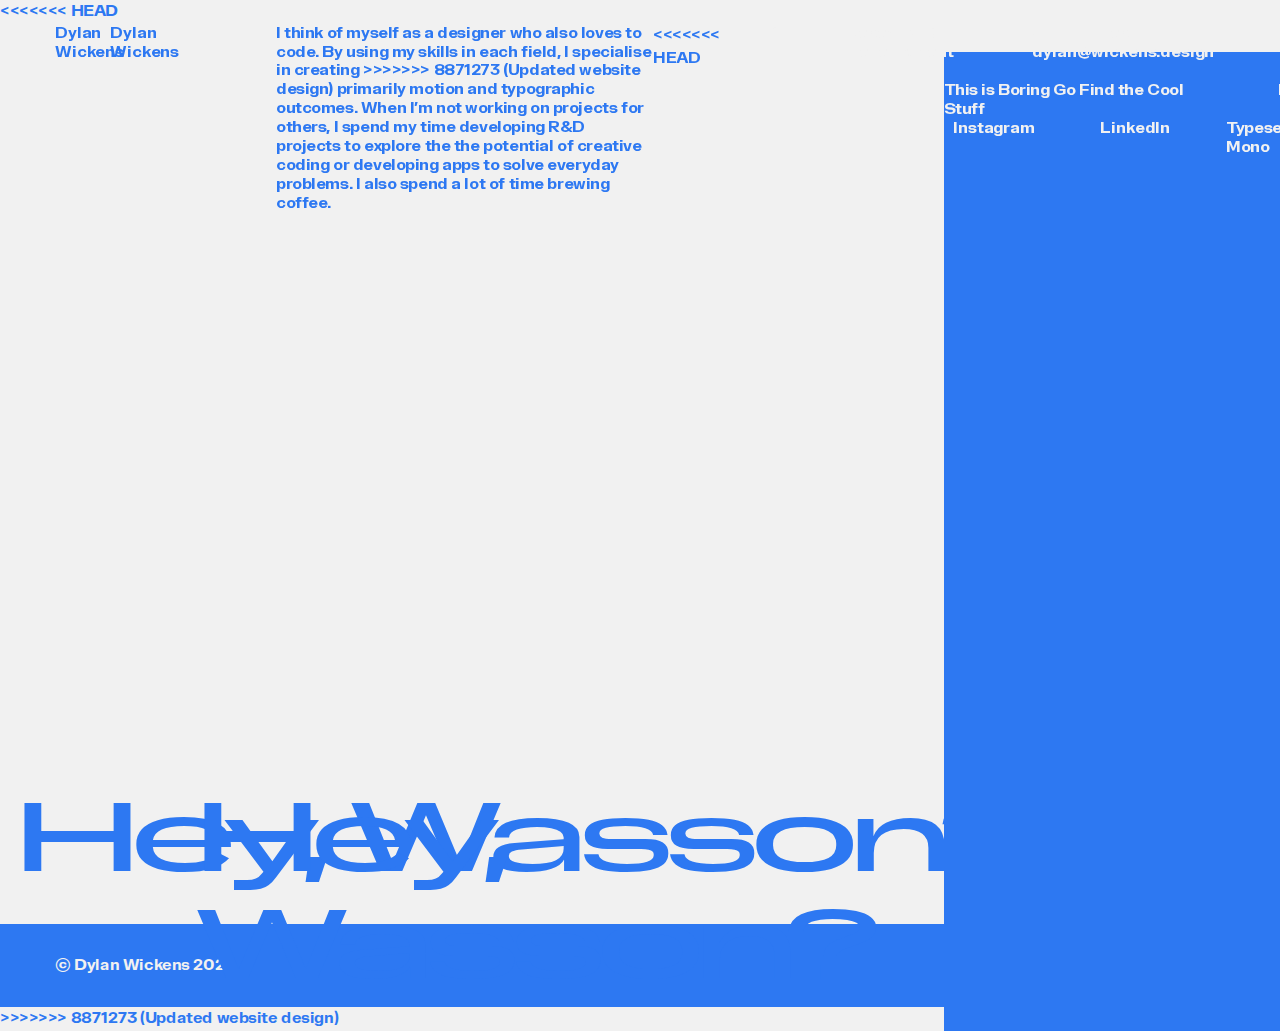
<file: index.html>
<!DOCTYPE html>
<html lang="en">
<head>
  <meta charset="UTF-8">
  <meta name="viewport" content="width=device-width, initial-scale=1.0">
  <meta http-equiv="X-UA-Compatible" content="ie=edge">
  <title>Dylan Wickens</title>
  <link rel="stylesheet" href="Css/Style.css">
  <style>
    /* CSS Reset */
    *, *::before, *::after {
      margin: 0;
      padding: 0;
      box-sizing: border-box;
    }
    html, body {
      height: 100%;
    }
    body {
      line-height: 1.5;
      -webkit-font-smoothing: antialiased;
      -moz-osx-font-smoothing: grayscale;
      text-rendering: optimizeLegibility;
    }
    img, picture, video, canvas, svg {
      display: block;
      max-width: 100%;
    }
    input, button, textarea, select {
      font: inherit;
    }
  </style>

</head>

<<<<<<< HEAD
<body>

<header>
  <div>
    <a class="DW" href="index.html">Dylan Wickens</a>
    <p> I think of myself as a designer who also loves to code. <br>By using my skills in each field, I specialise in creating 
=======
<body class="hello">

<header >
  <div>
      <a class="DW" href="index.html" >Dylan Wickens</a>
    <p> I think of myself as a designer who also loves to code. By using my skills in each field, I specialise in creating 
>>>>>>> 8871273 (Updated website design)
      primarily motion and typographic outcomes. When I’m not working on projects for others, I spend my time developing R&D 
      projects to explore the the potential of creative coding or developing apps to solve everyday problems.
      I also spend a lot of time brewing coffee.</p>
  </div>

    <nav>
<<<<<<< HEAD
      <a href="portfolio.html">Portfolio</a>
      <a href="portfolio.html">Research & Development</a>
      <a href="#">All Inquiries: dylan@wickens.design</a>
    </nav>
</header>

<h1 class="wasson">Hey, Wasson?</h1>

<footer>
  <div class="left"> 
    <p>This is Boring Go Find the Cool Stuff</p>
    <p>Dylan Wickens © 2025</p>
  </div>

<div class="right">
  <p>Typeset Using <a href="https://www.nan.xyz/fonts/nan-metrify/" target="_blank">NaN Metrify</a> & IBM Plex Mono</p>
  <a href="https://www.instagram.com/dylanwickens_/" target="_blank">Instagram</a>
  <a href="https://www.linkedin.com/in/dylanwickens/" target="_blank">LinkedIn</a>
</div>

</footer> 
=======
      <a class="hello" href="portfolio.html">Portfolio</a>
      <a class="hello" href="Research&Development.html" id="hide">Research & Development</a>
      <a class="hello" href="mailto:dylan@wickens.design" target="_blank">All Inquiries: dylan@wickens.design</a>
    </nav>
</header>
<p id="hideMain"> I think of myself as a designer who also loves to code. By using my skills in each field, I specialise in creating 
  primarily motion and typographic outcomes. When I’m not working on projects for others, I spend my time developing R&D 
  projects to explore the the potential of creative coding or developing apps to solve everyday problems.
  I also spend a lot of time brewing coffee.</p>
<h1 class="wasson" id="hide">Hey, Wasson?</h1>



<footer>
  <div class="footer_wrapper">
      <p>© Dylan Wickens 2025</p>
      <div>
          <a href="https://www.instagram.com/dylanwickens_/" target="_blank">Instagram</a>
          <a href="https://www.linkedin.com/in/dylanwickens/" target="_blank">LinkedIn</a>
      </div>
  </div>
</footer>
>>>>>>> 8871273 (Updated website design)

</body>
</file>
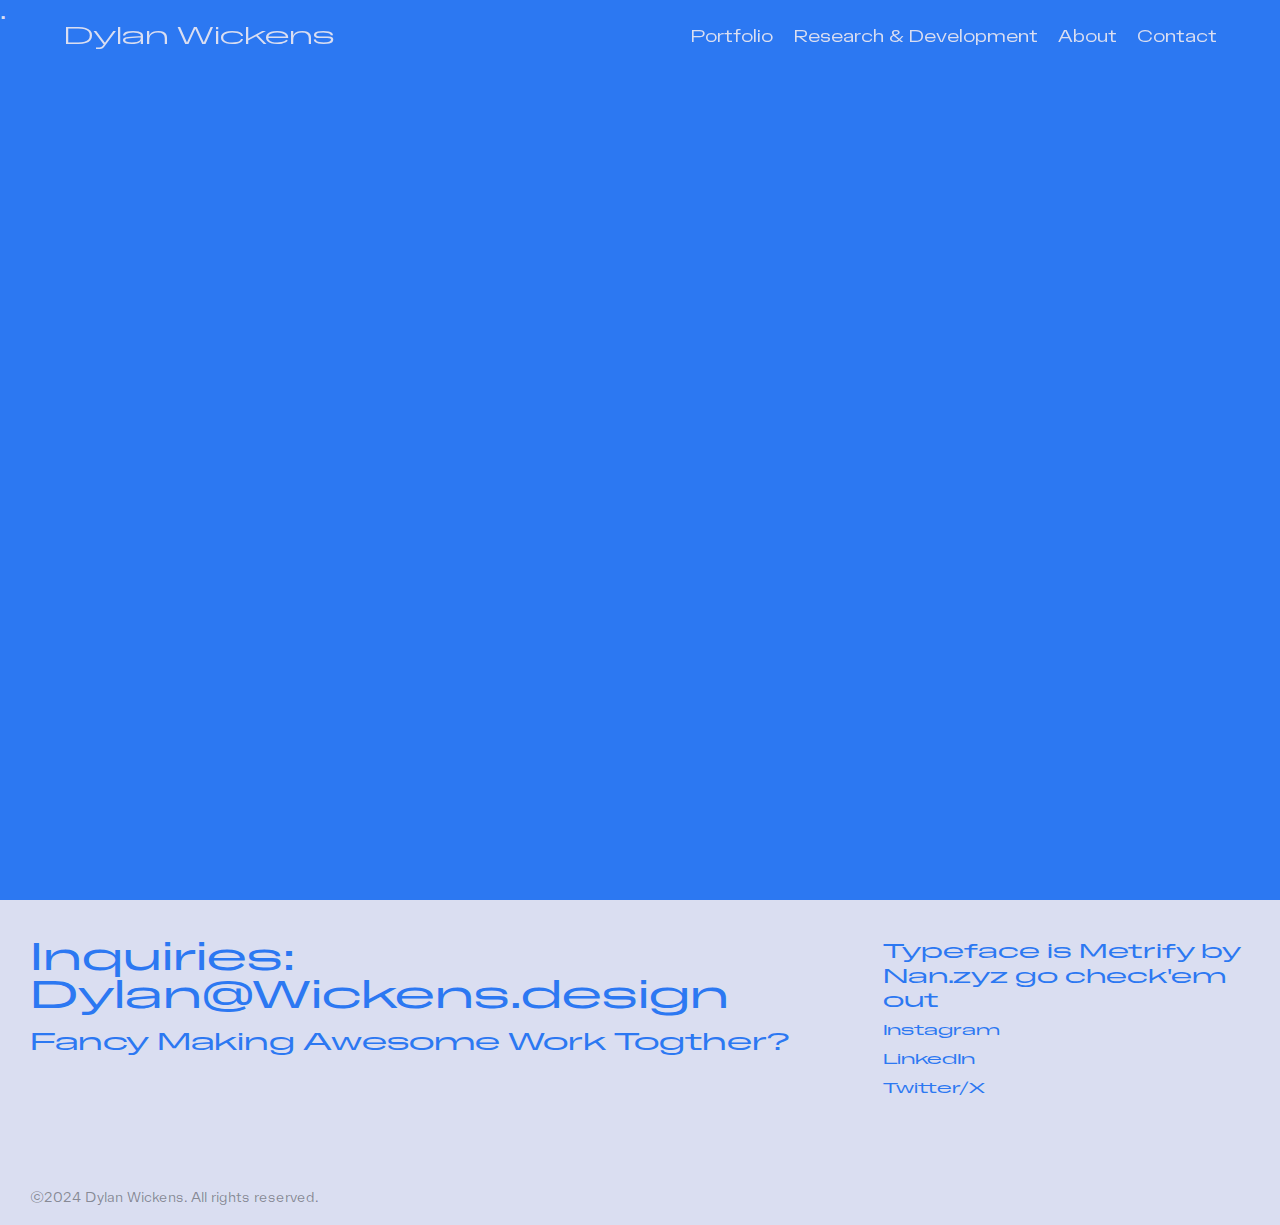
<file: Research&Development.html>
<!DOCTYPE html>
<html lang="en">
<head>
  <title>Title of the document</title>
<link rel="stylesheet" href="Styles/Style.css">
</head>

<body>

  <header>

    <div class="nav-container"></div>
    <nav>
      <div class="logotype">
        <a href="index.html"><h1>Dylan Wickens</h1></a>
      </div>
      
      <div class="nav-links">
        <a href="portfolio.html">Portfolio</a>
        <a href="Research&Development.html">Research & Development</a>
        <a href="about.html">About</a>
        <a href="contact.html">Contact</a>
      </div>
      </nav>


  </header>

<script src="Javascript/p5.min.js"></script>
<script src="Javascript/RDev.js"></script>

<h2 class="placeholder">
  .
</h2>

<footer>

  <div class="top">

    <div class="email">
      <h2>Inquiries: <a href="mailto:dylan@wickens.design">Dylan@Wickens.design</a></h2>
      <p>Fancy Making Awesome Work Togther?</p>
    </div>

    <div class="links">
       <h3>Typeface is Metrify by <a href="https://www.nan.xyz/">Nan.zyz</a> go check&apos;em out</h3>
    
      <ul>
        <li><a href="#">Instagram</a></li>
        <li><a href="#">LinkedIn</a></li>
        <li><a href="#">Twitter/X<a></li>
      </ul>
    </div>

  </div>

    <div class="copyright">
      <p>&copy;2024 Dylan Wickens. All rights reserved.</p>
    </div>
  

  

  </footer>

</body>
</html>
</file>
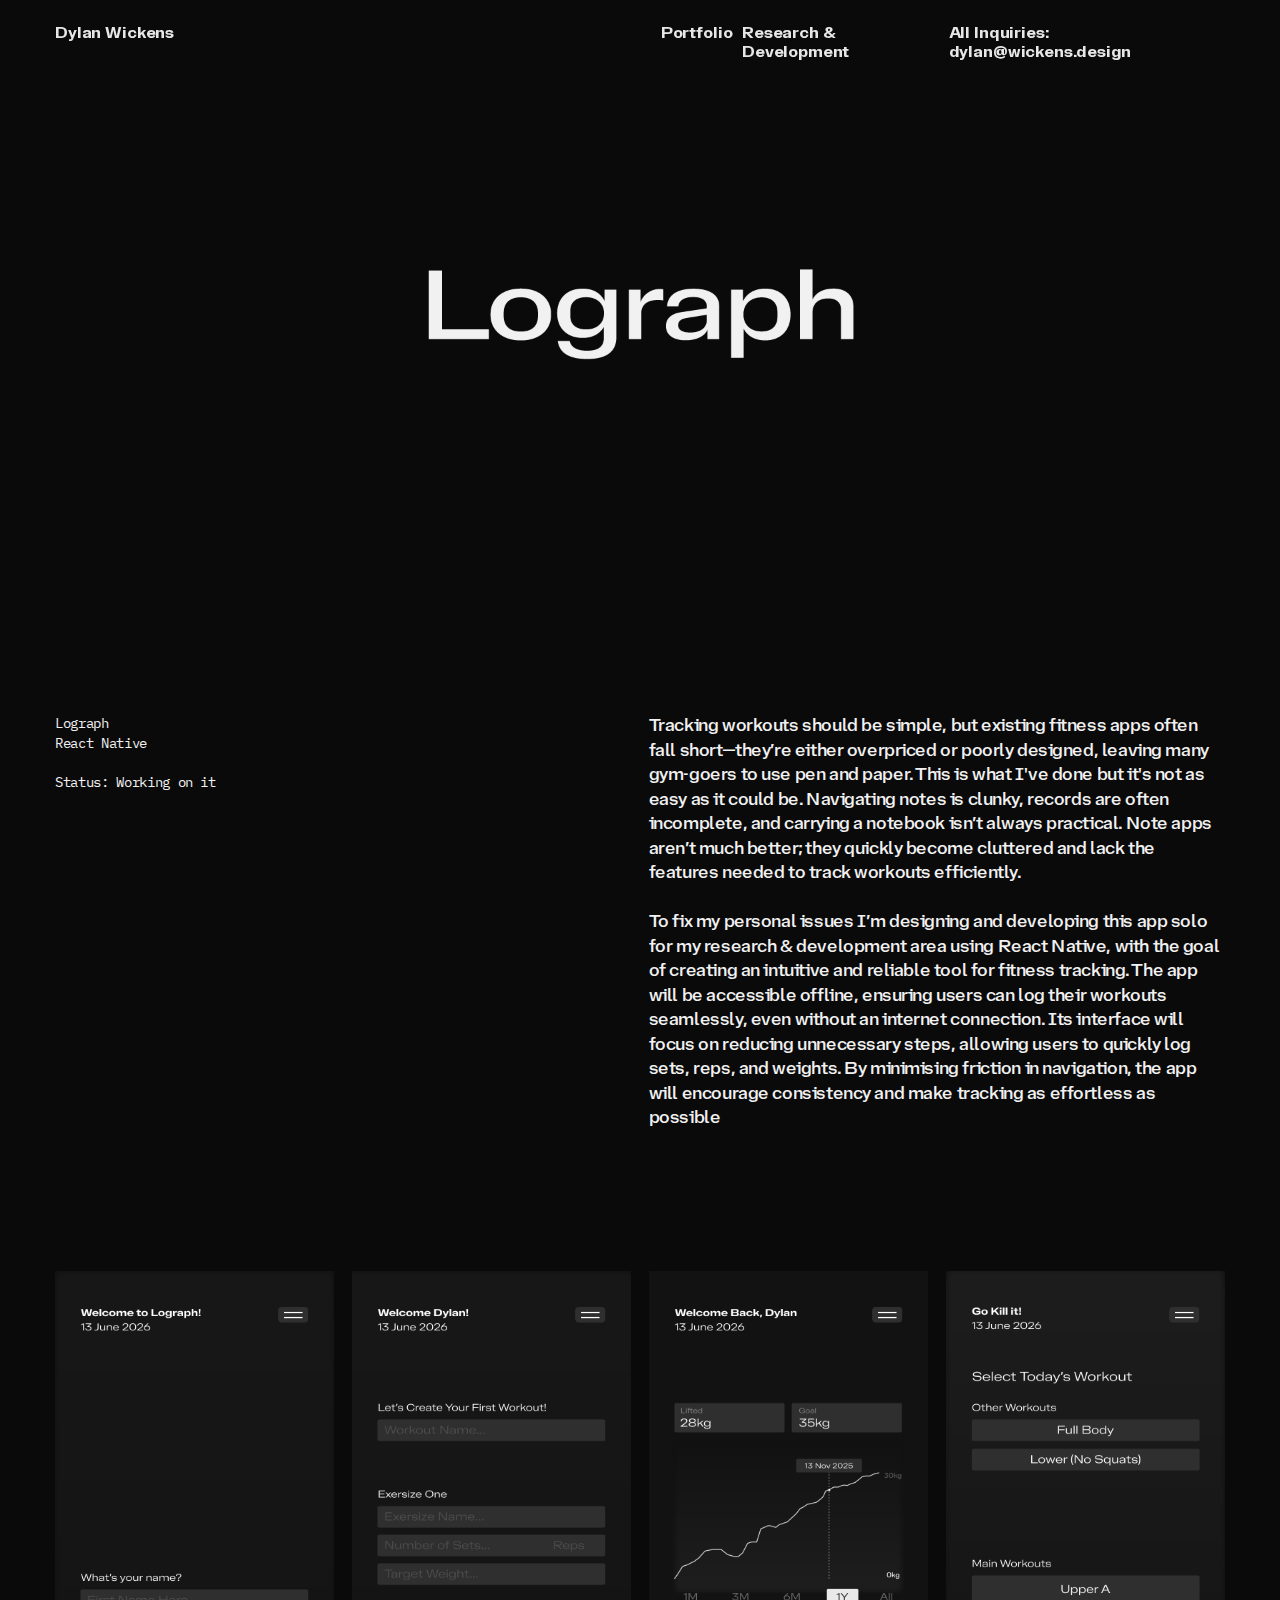
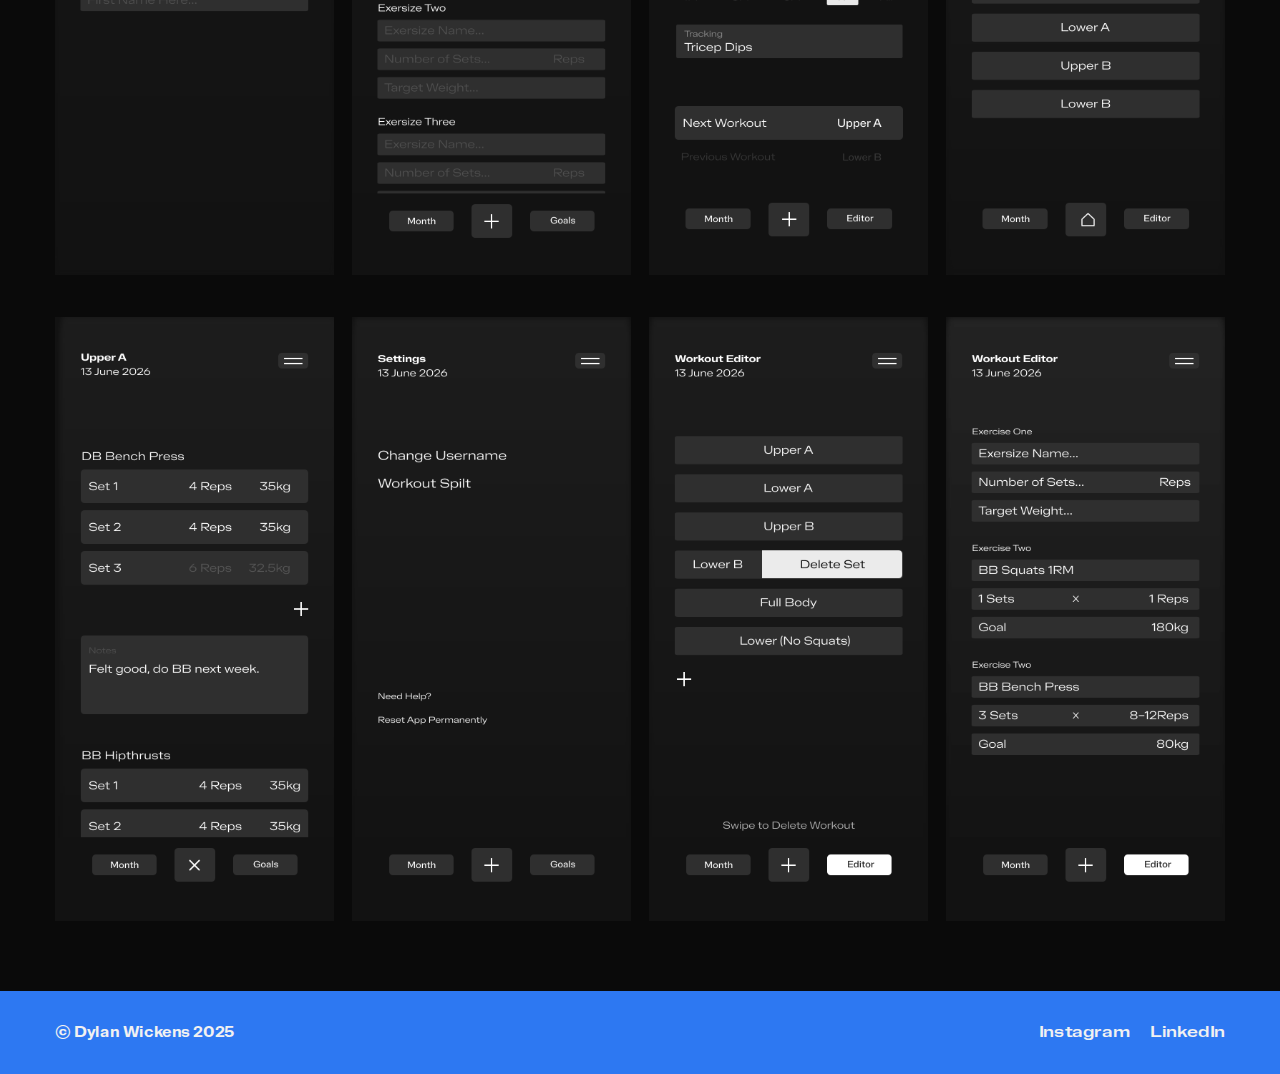
<file: Html/Lograph.html>
<!DOCTYPE html>
<html lang="en">
<head>
  <meta charset="UTF-8">
  <meta name="viewport" content="width=device-width, initial-scale=1.0">
  <meta http-equiv="X-UA-Compatible" content="ie=edge">
  <title>Dylan Wickens</title>
  <link rel="stylesheet" href="../Css/Style.css">
  <style>
    /* CSS Reset */
    *, *::before, *::after {
      margin: 0;
      padding: 0;
      box-sizing: border-box;
    }
    html, body {
      height: 100%;
    }
    body {
      line-height: 1.5;
      -webkit-font-smoothing: antialiased;
      -moz-osx-font-smoothing: grayscale;
      text-rendering: optimizeLegibility;
    }
    img, picture, video, canvas, svg {
      display: block;
      max-width: 100%;
    }
    input, button, textarea, select {
      font: inherit;
    }
  </style>

</head>


<body>
 
  <header style="mix-blend-mode: difference;">
    <div>
      <a class="DW" href="index.html" style="color: #f1f1f1">Dylan Wickens</a>
 
    </div>
  
      <nav>
        <a href="portfolio.html">Portfolio</a>
        <a href="Research&Development.html">Research & Development</a>
        <a href="mailto:dylan@wickens.design" target="_blank">All Inquiries: dylan@wickens.design</a>
      </nav>
  </header>
  
 <img src="../Assets/Images/RD/Lograph/BuidlingLG.png">

  <div class="wrapper">

      <div class="details">
          <p class="context">
              Lograph<br>
              React Native<br>
              <br>
              Status: Working on it
         </p>
    
        <p>Tracking workouts should be simple, but existing fitness apps often fall short—they’re 
          either overpriced or poorly designed, leaving many gym-goers to use pen and paper. 
          This is what I've done but it's not as easy as it could be. Navigating notes is 
          clunky, records are often incomplete, and carrying a notebook isn’t always practical. 
          Note apps aren’t much better; they quickly become cluttered and lack the features needed 
          to track workouts efficiently.

          <br><br>To fix my personal issues I’m designing and developing this app solo for my research & development area using
           React Native, with the goal of creating an intuitive and reliable tool for fitness tracking. 
           The app will be accessible offline, ensuring users can log their workouts seamlessly, even 
           without an internet connection. Its interface will focus on reducing unnecessary steps, allowing
            users to quickly log sets, reps, and weights. By minimising friction in navigation, the app
             will encourage consistency and make tracking as effortless as possible
        </p>
      </div>
      <div class="small_tiles">
       <img src="../Assets/Images/RD/Lograph/Correct Wips/1.png"/>
       <img src="../Assets/Images/RD/Lograph/Correct Wips/2.png"/>
       <img src="../Assets/Images/RD/Lograph/Correct Wips/3.png"/>
       <img src="../Assets/Images/RD/Lograph/Correct Wips/4.png"/>
      </div>

      <div class="small_tiles">
        <img src="../Assets/Images/RD/Lograph/Correct Wips/5.png"/>
        <img src="../Assets/Images/RD/Lograph/Correct Wips/6.png"/>
        <img src="../Assets/Images/RD/Lograph/Correct Wips/7.png"/>
        <img src="../Assets/Images/RD/Lograph/Correct Wips/8.png"/>
      </div>
  </div>

  <footer>
        <div class="footer_wrapper">
            <p>© Dylan Wickens 2025</p>
            <div>
                <a href="https://www.instagram.com/dylanwickens_/" target="_blank">Instagram</a>
                <a href="https://www.linkedin.com/in/dylanwickens/" target="_blank">LinkedIn</a>
            </div>
        </div>
   
  </footer>

  </body>
</file>
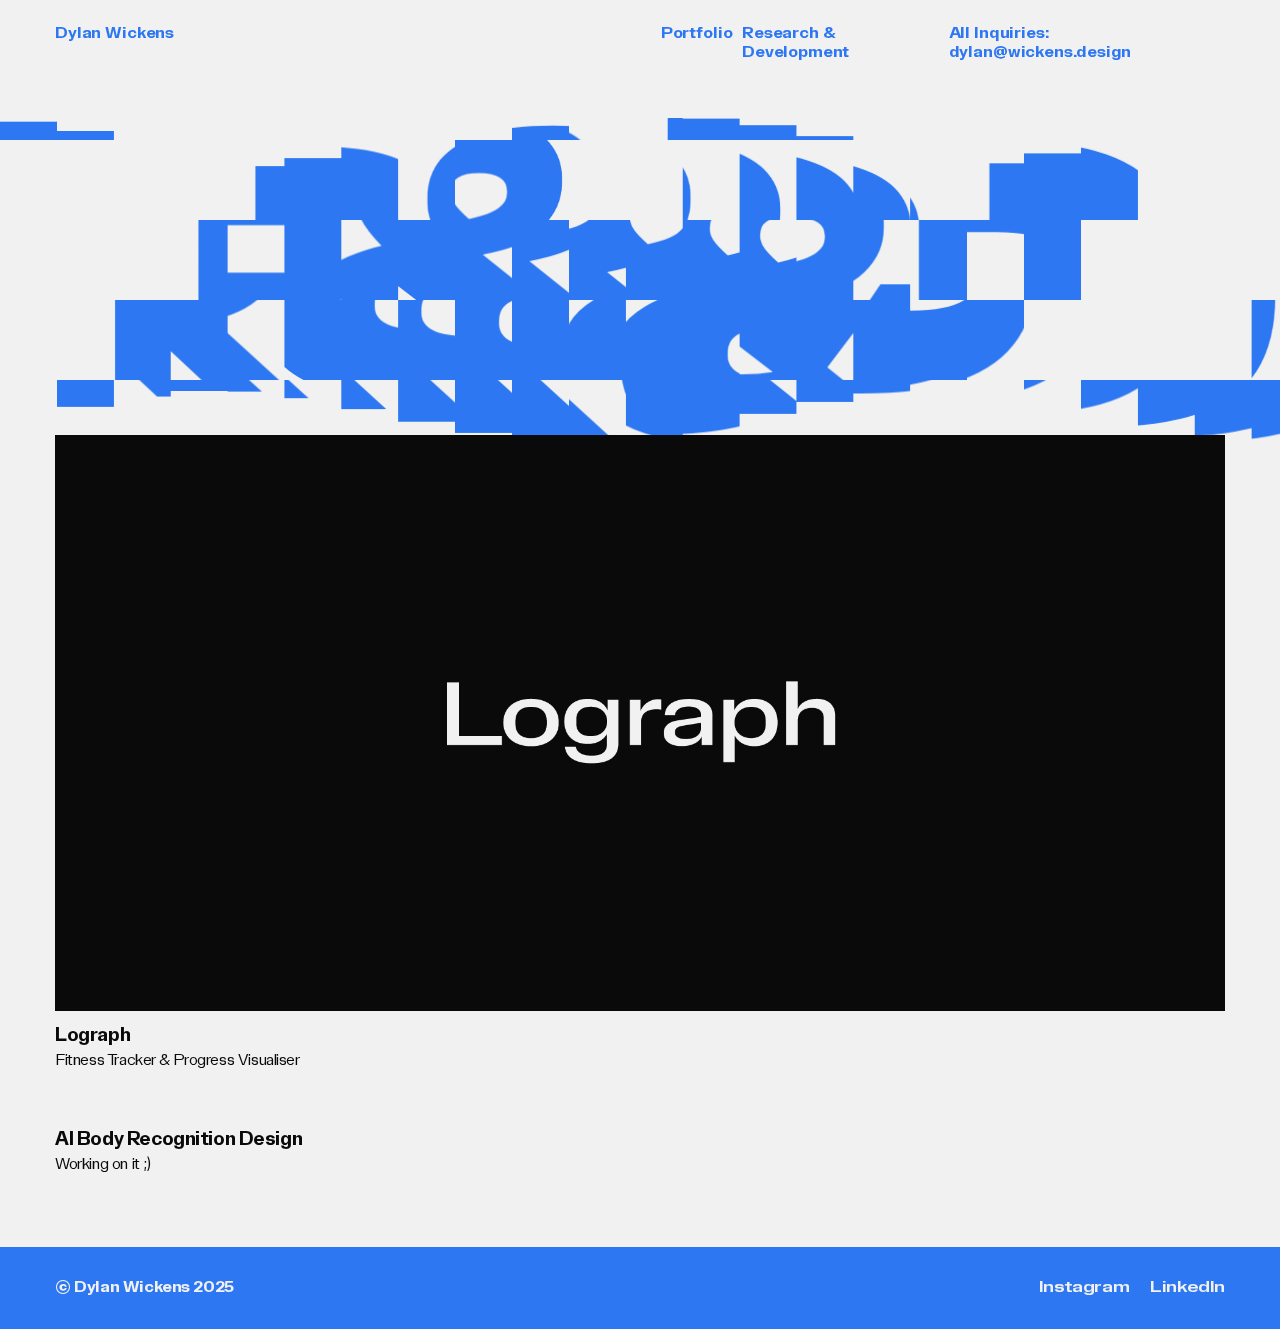
<file: Html/Research&Development.html>
<!DOCTYPE html>
<html lang="en">
<head>
  <meta charset="UTF-8">
  <meta name="viewport" content="width=device-width, initial-scale=1.0">
  <meta http-equiv="X-UA-Compatible" content="ie=edge">
  <title>Dylan Wickens</title>
  <link rel="stylesheet" href="../Css/Style.css">
  <style>
    /* CSS Reset */
    *, *::before, *::after {
      margin: 0;
      padding: 0;
      box-sizing: border-box;
    }
    html, body {
      height: 100%;
    }
    body {
      line-height: 1.5;
      -webkit-font-smoothing: antialiased;
      -moz-osx-font-smoothing: grayscale;
      text-rendering: optimizeLegibility;
    }
    img, picture, video, canvas, svg {
      display: block;
      max-width: 100%;
    }
    input, button, textarea, select {
      font: inherit;
    }
  </style>

</head>

<body class="hello">
  
    <header>
      <div class="hello">
        <a class="DW" href="index.html">Dylan Wickens</a>
   
      </div>
    
        <nav>
          <a class="hello" href="portfolio.html">Portfolio</a>
          <a class="hello" href="Research&Development.html">Research & Development</a>
          <a class="hello" href="mailto:dylan@wickens.design" target="_blank">All Inquiries: dylan@wickens.design</a>
        </nav>
    </header>



<section class="research" id="research">

    <section class="RD" id="RD"  ></section>
    <div id="canvas-container">
      <canvas id="RD" style="margin-top: 6rem;"></canvas>
  </div>

    <div class="wrapper">
      <div style="margin-top: 30%;" >
          <a href="Lograph.html" class="project">
              
            <img src="../Assets/Images/RD/Lograph/BuidlingLG.png">
              <h3 style="color: #0a0a0a">Lograph</h3>
              <h4 style="color: #0a0a0a">Fitness Tracker & Progress Visualiser</h4>
          </a>
      </div>

      <div>
        <a href="TheModernMuseum.html" class="project">
            <img >
            <h3 style="color: #0a0a0a">AI Body Recognition Design</h3>
            <h4 style="color: #0a0a0a">Working on it &#59;&#41;</h4>
        </a>
    </div>
  
  
    </div>
  
  <script src="../Javascript/p5.min.js"></script>
  <script src="../Javascript/easing.js"></script>
  <script src="../Javascript/RDev.js"></script>
  
  <footer>
    <div class="footer_wrapper">
        <p>© Dylan Wickens 2025</p>
        <div>
            <a href="https://www.instagram.com/dylanwickens_/" target="_blank">Instagram</a>
            <a href="https://www.linkedin.com/in/dylanwickens/" target="_blank">LinkedIn</a>
        </div>
    </div>
  </footer>

  </body>
</file>
<file: Css/Style.css>
@font-face {
    font-family: "NaN Metrify B Standard";
    src: url("../Assets/Fonts/NaNMetrify-B-Latin/00.VF/NaNMetrifyB-VF.woff2") format("woff2"),
         url("../Assets/Fonts/NaNMetrify-B-Latin/00.VF/NaNMetrifyB-VF.woff") format("woff"),
         url("../Assets/Fonts/NaNMetrify-B-Latin/00.VF/NaNMetrifyB-VF.ttf"), format("truetype");
    font-weight: 100 900; 
    font-style: normal;
}

@font-face {
    font-family: "NaN Metrify B Gigawide";
    src: url("../Assets/Fonts/NaNMetrifyBGigawide-Med.woff2") format("woff");
    font-weight: 900; 
    font-style: normal;
}

@font-face {
    font-family: "IBM Plex Mono";
    src: url("../Assets/Fonts/IBM/IBMPlexMono-Regular.ttf") format("truetype"),
         url("../Assets/Fonts/IBM/IBMPlexMono-Medium.ttf") format("truetype");
    font-weight: 400 500; 
    font-style: normal;
}


:root { 
    --blue: #2d78f2;
    --black: #0a0a0a;
    --white: #f1f1f1;
}

html {
    font-size: 16px;
}

body {
    background-color: var(--black);;
    color: var(--blue) ;
    font-family: "NaN Metrify B Standard";
    font-size: 1.125rem;
    font-style: normal;
    font-weight: 700;
    line-height: 1.2;
    letter-spacing: -0.03rem;
}

body.hello {
    background-color: var(--white);
    min-height: 100vh; 
    display: flex;
    flex-direction: column; 
}

#hideMain{
    display: none;
}

h1.wasson {
    margin-top: 54rem;
    margin-left:  3.9375rem;
    color: var(--blue) ;
    font-family: "NaN Metrify B Gigawide";
    font-size: 9rem;
    font-style: normal;
    font-weight: 500;
    line-height: 1.1;
    letter-spacing: -0.502625rem;
}

header {
    z-index: 1000;
    position: fixed;
    top: 1.6875rem;
    display: flex;
    justify-content: space-between;
    width: calc(100% - 7.875rem); /* Adjusted to match footer */
    margin-left: 3.9375rem;
    margin-right: 3.9375rem; 
}

header div p {
    width: 29.190375rem;
    line-height: 1.2;

    white-space: normal; /* Allow text to wrap naturally */
        word-break: break-word;
        max-width: 28rem;
    
        order:1;
}

header div {
    display: flex;
    justify-content: space-between;
    width: 43.75rem;

    order:0;
}

header a {
    color: var(--white);
    font-size: 1.125rem;
    font-style: normal;
    font-weight: 700;
    line-height: normal;
    letter-spacing: -0.01125rem;
    text-decoration: none;
    margin-left: 0.6900rem;
    height: min-content;
    padding-bottom: 2px;
}

header a.hello {
    color: var(--blue);
}

a.DW {
     margin-left: 0;
     color: var(--blue);
}

header a:hover {
    border-bottom: 2px #2D78F2 solid;
}

/* Portfolio */

canvas {
    position: fixed;
    top: 20%;
    left: 50%;
    transform: translate(-50%, -20%);
    z-index: -1000;
}

.wrapper {
    overflow: hidden;
    margin: 6rem 3.9375rem 0 3.9375rem;
}

.wrapper a {
    text-decoration: none;
}

.wrapper div {
    margin-bottom: 3rem;
}

a.project {
    color: var(--white);
}

a.project h3 {
    margin-top: 0.8rem;
    width:300%;
}

a.project h4 {
    font-weight: 300;
    font-size: 1.1rem;
    width: 50vw;
}

.project video {
    width: 100%;
}

div.details {
    margin-bottom: 10rem;
    display: flex;
    justify-content: space-between;
}

.details p {
    color: #F1F1F1;
    font-feature-settings: 'ss06' on;
    width: calc(50% -  0.625rem);
    font-size: 1.25rem;
    font-style: normal;
    font-weight: 500;
    line-height: 1.75rem; 
}

div.details p.context {
    width: 28.135rem;
    color: var(--white);
    font-family: "IBM Plex Mono";
    font-size: 1rem;
    font-style: normal;
    font-weight: 500;
    line-height: 1.4;
    letter-spacing: -0.025rem;
}

div.container {
    display: flex;
    gap: 1.25rem;
}

div.container video,
div.container img {
    width: calc(50% - 0.625rem);
    
}

.full_bleed {
    width: 100%;
    margin-bottom: 3rem;
}

div.small_tiles {
    display: flex;
    justify-content: space-between;
    flex-wrap: nowrap;
    width:calc((100% - 3.75rem) / 4);
    gap:1.25rem;
}

footer {
    background-color: var(--blue);
    color: var(--white);
 
    margin-top: 5rem;
    padding: 2.12rem 0;
}

.footer_wrapper {
    display: flex;
    justify-content: space-between;
    margin: 0  3.9375rem 0  3.9375rem;
}

footer .footer_wrapper  a {
    font-family: "NaN Metrify B Standard";
    font-variation-settings: 'wdth' 110, 'wght' 600;
    transition: font-variation-settings 0.25s;
    text-decoration: none;
    color: var(--white);
    margin-left: 1.25rem;
}

footer .footer_wrapper a:hover {
    font-variation-settings: 'wdth' 900, 'wght' 600;
    transition: font-variation-settings 0.8s;
}

@media (min-width: 1600px) and (max-width: 2260px) {
    h1.wasson {
        font-size: 9rem; /* medium screens */
     
    }
}

@media (min-width: 2260px){
    html {
        font-size: 18px;
    }

    h1.wasson {
        font-size: 9rem; /* 1440p screens */
        margin-top: 87vh;
    }
}

@media (min-width: 3440px) {
    html {
        font-size: 22px;
    }

    h1.wasson {
        font-size: 12rem; /* 4k screens */
        margin-top: 83vh;
    }

    div.project {
        padding: 100px 0 100px 0 !important;
    }
    .desc {
        width:800px
    }
}



@media (max-width: 1600px){


    header {

        display: flex;
        justify-content: space-between; 
    }

    header div {
        display: flex;
        justify-content: flex-start;
        gap:4rem;
    }

    header nav {
        display: flex;
        justify-content: flex-end; 
      
        width: max-content;
    }

 
    h1.wasson {
        font-size: 7rem;
        margin-top: 82vh;
        margin-left: 1.1rem;
        margin-right: 1.1rem; 
    }

    footer {
        margin-top:2rem;
    }
}

@media (max-width: 1450px) {

    html {
        font-size: 14px;
    }

    h1.wasson {
        font-size: 7rem;
        margin-top: 85vh;
        margin-left: 1.1rem;
        margin-right: 1.1rem; 
    }

}

@media (max-width: 1279px) {

    header {
        margin-left: 1.1rem;
        margin-right: 1.1rem; 
        width: calc(100% - 2.2rem);
    }
    header a {
     min-width: fit-content;
    }

    header div p {
        width: 36vw;
    }
}

@media (max-width: 1150px) {

header nav {
    display: flex; 
    flex-direction: column; 
    align-items: flex-start; 
    justify-content: flex-start; 
    gap: 1rem;
   
}

header nav a {
    width: 22vw
}

}



@media (max-width: 481px) {
    /* Reset for the entire page */
    html, body {
        margin: 0;
        padding: 0;
        font-size: 16px; /* Standard font size */
        font-family: sans-serif; /* Use a default font to start */
        line-height: 1.5;
        color: black; /* Standard text color */
        background-color: white; /* Standard background color */
        overflow-x: hidden; /* Prevent horizontal scrolling */
        width: 100%;
    }

    body {
        display: block; /* Reset to standard block layout */
    }
    
    body.hello {
        all: unset; /* Completely reset all styles for body.hello */
        background-color: white;
        color: black;
        display: block; /* Reset layout */
        font-family: sans-serif;
        font-size: 1rem;
        line-height: 1.5;
        width: 100%;
        overflow-x: hidden; /* Prevent horizontal scrolling */
    }

    /* Reset header */
    header {
        all: unset; /* Completely reset all properties */
        display: block; /* Default block display */
        text-align: left; /* Standard alignment */
        margin: 0;
        padding: 0;
    }

    /* Reset header elements */
    header div, header a, header p, header nav {
        all: unset; /* Clear any inherited or custom styles */
        display: block;
    }

    /* Reset typography */
    h1, h2, h3, h4, h5, h6, p {
        margin: 0;
        padding: 0;
        font-size: inherit; /* Match the root font size */
        font-weight: normal;
        color: inherit;
    }

    /* Reset links */
    a {
        all: unset; /* Clear all custom styles */
        color: inherit;
        text-decoration: none;
    }

    /* Reset images and videos */
    img, video {
        max-width: 100%; /* Make them responsive */
        height: auto; /* Maintain aspect ratio */
        display: block;
    }

    /* Reset canvas */
    canvas {
        all: unset; /* Clear all custom styles */
        display: block;
        width: 100%; /* Default to full width */
    }

    /* Reset footer */
    footer {
        all: unset; /* Clear all custom styles */
        display: block;
        margin: 0;
        padding: 0;
        text-align: left;
        background: none;
    }

    /* Reset wrapper and other containers */
    .wrapper, div, section {
        all: unset; /* Clear all styles */
        display: block;
    }

    /* Default buttons */
    button {
        all: unset; /* Remove custom styles */
        display: inline-block;
        background: none;
        color: inherit;
        border: none;
        padding: 0;
    }

    /* new styles here */

    html {
        font-size: 12px;
    }

    body {
        font-size: 1rem;
        overflow: hidden;
        font-family: "NaN Metrify B Standard";
        font-weight: 600;
    }
    
    body.hello {
    
        height: auto; /* or 100% */
     
        font-family: "NaN Metrify B Standard";
        font-weight: 600;

        
    }
    
    header nav {
        display: flex;

    }

    header div p {
       display: none;
    }

    header div {
        width: 120px;
    }
    

    /* a.DW {
        width: 120px;
        margin-bottom: 15px;
        font-size: 1.1rem;
    } */

    header.hello {
      
        margin: 10px 10px 0px 10px;
        width: calc(100% - 20px);

        position: fixed;
        display: block;
    }

    header nav a.hello {
        font-size: 1.1rem;
        width: fit-content;
        margin-right: 15px;
    }

    #hide {
        display: none;
    }

    #hideMain {
    display: block;


    margin: 40vh 10px 0px 10px;
    width: calc(100% - 20px);

    color: #2D78F2;
    font-family: "NaN Metrify B Standard";
    font-size: 1.4rem;
    font-style: normal;
    font-weight: 700;
    line-height: normal;

    margin-bottom: 40vh;
    
    }

    footer {
   
        margin: 0px;
        background-color: var(--blue);
        color: var(--white);
     
        margin-top: 5rem;
    
        padding: 2.12rem 10px;
    }
    
    .footer_wrapper {
        display: flex;
        justify-content: space-between;
        margin: 0;
    }
    
    footer .footer_wrapper  a {
        font-family: "NaN Metrify B Standard";
        font-variation-settings: 'wdth' 110, 'wght' 600;
        transition: font-variation-settings 0.25s;
        text-decoration: none;
        color: var(--white);
        margin-left: 1.25rem;
    }

    
}


@media (max-width: 481px) {

    body {
        background-color: var(--black);
        overflow-y: auto; /* Enable vertical scrolling */
    }

    header nav {
        display: flex;

    }

    header div p {
       display: none;
    }

    header div {
        width: 120px;
    }
    

    a.DW {
        width: 120px;
        margin-bottom: 15px;
        font-size: 1.1rem;
        letter-spacing: normal;
    }

    header {
      
        margin: 10px 10px 0px 10px;
        width: calc(100% - 20px);

        position: fixed;
        display: block;
    }

    header nav a {
        font-size: 1.1rem;
        width: fit-content;
        margin-right: 15px;
        color: var(--white);
        letter-spacing: normal;
    }
    
    .wrapper {
        margin: 8rem 10px 0 10px;
    }
    
    .wrapper a {
        text-decoration: none;
    }
    
    .wrapper div {
        margin-bottom: 2rem;
    }
    
    a.project {
        color: var(--white);
    }
    
    a.project h3 {
        font-weight: 600;
        margin-top: 0.8rem;
        width:300%;
        font-size: 1.2rem;
    }
    
    a.project h4 {
        font-weight: 300;
        font-size: 1.1rem;
        width: 50vw;
        font-size: 1.2rem;
    }

   
}

@media (max-width: 481px) {

    video {
        margin-top: 12vh;
    }

    div.details {
        margin: 0;
        display: block;
    }

.details p {
    width: 100%;
    margin-bottom: 2rem;
    line-height: 1.5;
}

div.details p.context {
    width: 100%;
    font-size: 1.15rem;
  
}

div.container {
    display: flex;
    flex-direction: column; /* Stack items vertically */
    gap: 1rem; /* Optional spacing between items */
    width: 100%;
   
}

div.container video,
div.container img {
    margin: 0;
    margin-top: 1rem;
    width: 100%; /* Take full width of the container */
    height: auto; /* Maintain aspect ratio */
    display: block; /* Ensure proper block-level rendering */
}

div.small_tiles {
    display: flex;
    flex-direction: column; /* Stack items vertically */
    
    width: 100%;
    margin: 0;
}
div.small_tiles video,
div.small_tiles img {
    margin-top: 1rem; /* Remove the top margin */
}

}
</file>
<file: Styles/Style.css>
/* Reset */

/* CSS Reset */
*,
*::before,
*::after {
    box-sizing: border-box;
}

html, body, div, span, applet, object, iframe,
h1, h2, h3, h4, h5, h6, p, blockquote, pre,
a, abbr, acronym, address, big, cite, code,
del, dfn, em, img, ins, kbd, q, s, samp,
small, strike, strong, sub, sup, tt, var,
b, u, i, center,
dl, dt, dd, ol, ul, li,
fieldset, form, label, legend,
table, caption, tbody, tfoot, thead, tr, th, td,
article, aside, canvas, details, embed, 
figure, figcaption, footer, header, hgroup, 
menu, nav, output, ruby, section, summary,
time, mark, audio, video {
    margin: 0;
    padding: 0;
    border: 0;
    font-size: 100%;
    font: inherit;
    vertical-align: baseline;
}

/* Set display for HTML5 elements */
article, aside, details, figcaption, figure, 
footer, header, hgroup, menu, nav, section {
    display: block;
}

body {
    line-height: 1;
    font-family: sans-serif;
    margin: 0;
}

ol, ul {
    list-style: none;
}

blockquote, q {
    quotes: none;
}

blockquote::before, blockquote::after,
q::before, q::after {
    content: '';
    content: none;
}

table {
    border-collapse: collapse;
    border-spacing: 0;
}


/* My Styles */

@font-face {
    font-family: Nan Metrify;
    src: url(../NaNMetrify-B-Latin/00.VF/NaNMetrifyB-VF.ttf)
}

@keyframes header-animation {
0%{
    font-variation-settings: "wght" 400, "wdth" 1000, "slnt" 10;
}
100%{
    font-variation-settings: "wght" 800, "wdth" 1000, "slnt" 0;
}
    
}

body {
    font-family:Nan Metrify;
    font-size: 24px;
    color: #dadef1;
    background-color: #2c78f2;
}

canvas {
    position: fixed;
    top: 50%;
    left: 50%;
    transform: translate(-50%, -50%);
    z-index: -1000;
    
}


section.container {
    margin: 0 63px
}

.logotype h1 {
    font-size: 24px;
    font-variation-settings: "wght" 200, "wdth" 900, "slnt" 0;
    transition:  font-variation-settings 0.3s;
}

.logotype a h1:hover {
    font-variation-settings: "wght" 700, "wdth" 400, "slnt" 0;
}

header {
  margin: 0;
  position: fixed;
  top: 25px;
  left: 63px;
  width: calc(100% - 126px);
}

nav {
    display: flex;
    align-items: center; 
    justify-content: space-between;
}

.nav-links {
    display: flex;
    gap: 20px; 
}

nav a {
    text-decoration: none; 
    font-size: 18px;
    color: #dadef1; 
    font-variation-settings:  "wght" 200, "wdth" 110, "slnt" 0;
    transition: font-variation-settings 0.3s;
}

nav a:hover {
    font-variation-settings:  "wght" 600, "wdth" 140, "slnt" 0;
}

.intro {
    overflow: hidden;
    margin-top:77vh;
 margin-bottom: 25vh;
}

.intro h1 {
    font-size: 128px;
    font-variation-settings:  "wght" 600, "wdth" 180, "slnt" 0;
    letter-spacing: -5px;
    transform: translateX(52px);
}

footer {
    background-color: #dadef1;
    color: #2c78f2;
    padding: 40px 30px 20px 30px   ;
}

footer a {
    text-decoration: none;
    color: #2c78f2;
}

.top {
    display: flex;
   justify-content: space-between;
    margin-bottom: 80px;
}

.email {
font-size: 38px;
font-variation-settings:  "wght" 400, "wdth" 180, "slnt" 0;
}

.email h2 {
    margin-bottom: 15px;
}

.email p {
    font-size: 24px;
    
}

.email h2:hover a {
    border-bottom: #2c78f2 2px solid;
    padding-bottom: 0.25rem;
}

.links {
    font-size: 14px;
    font-variation-settings:  "wght" 400, "wdth" 180, "slnt" 0;
    width: 420px;
    
}

.links ul li {
    margin-bottom: 15px;
}

.links h3 {
    font-size: 20px;
    font-variation-settings:  "wght" 400, "wdth" 180, "slnt" 0;
    line-height: 1.23;
    margin-bottom: 10px;
}

.copyright {
color: rgba(0, 0, 0, 0.4);
font-size: 14px;
font-variation-settings:  "wght" 100, "wdth" 100, "slnt" 0;
}

.placeholder {
    height: 100vh;
}
</file>
